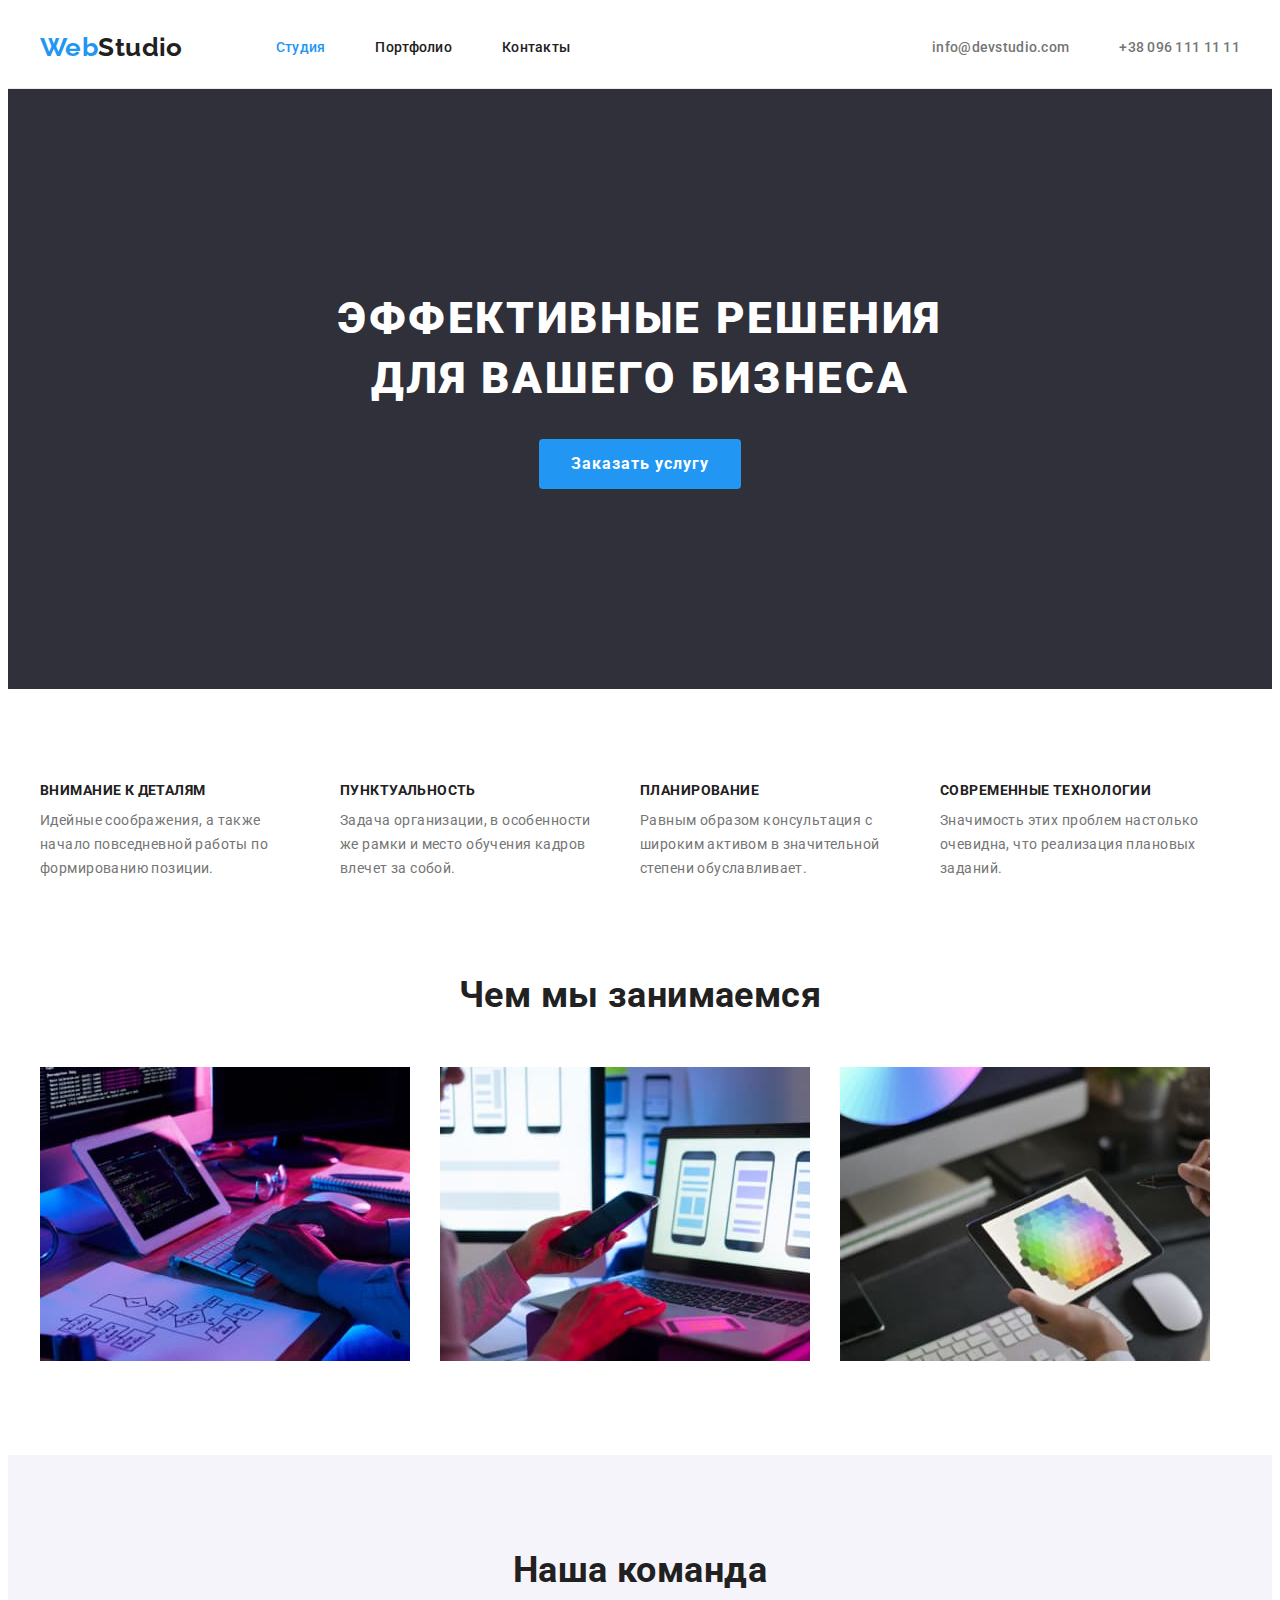
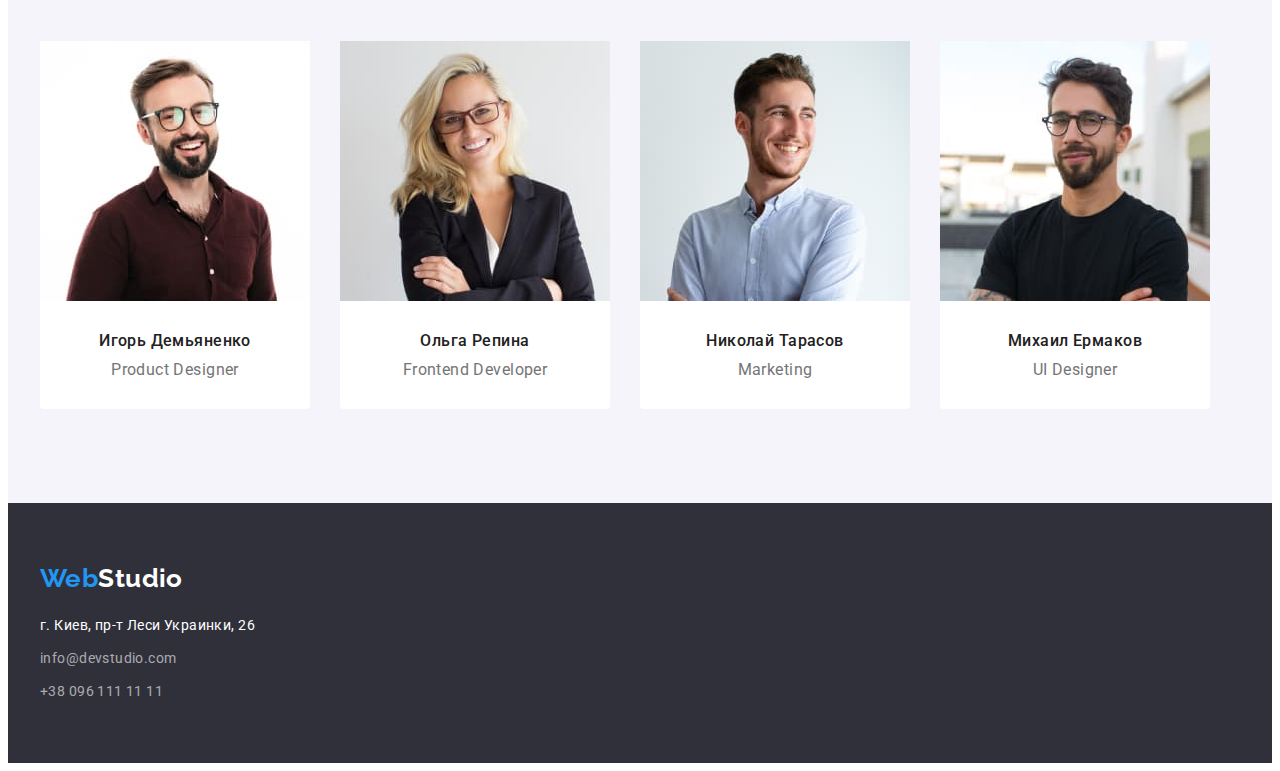
<file: index.html>
<!DOCTYPE html>
<html lang="ru">
  <head>
    <meta charset="UTF-8" />
    <meta http-equiv="X-UA-Compatible" content="IE=edge" />
    <meta name="viewport" content="width=device-width, initial-scale=1.0" />
    <title>WebStudio</title>
    <link
      rel="stylesheet"
      href="https://cdnjs.cloudflare.com/ajax/libs/modern-normalize/1.1.0/modern-normalize.min.css"
      integrity="sha512-wpPYUAdjBVSE4KJnH1VR1HeZfpl1ub8YT/NKx4PuQ5NmX2tKuGu6U/JRp5y+Y8XG2tV+wKQpNHVUX03MfMFn9Q=="
      crossorigin="anonymous"
      referrerpolicy="no-referrer"
    />
    <link rel="preconnect" href="https://fonts.googleapis.com" />
    <link rel="preconnect" href="https://fonts.gstatic.com" crossorigin />
    <link
      href="https://fonts.googleapis.com/css2?family=Raleway:wght@700&family=Roboto:wght@400;500;700;900&display=swap"
      rel="stylesheet"
    />
    <link rel="stylesheet" href="./css/basic.css" />
    <link rel="stylesheet" href="./css/styles.css" />
  </head>
  <body>
    <header>
      <div class="container">
        <a href="./index.html" class="logo"
          >Web<span class="logo-accent">Studio</span></a
        >
        <nav>
          <ul class="nav-list">
            <li class="header-nav current">
              <a href="./index.html">Студия</a>
            </li>
            <li class="header-nav"><a href="./portfolio.html">Портфолио</a></li>
            <li class="header-nav"><a href="#">Контакты</a></li>
          </ul>
        </nav>
        <ul class="contact-list">
          <li class="header-contact">
            <a href="mailto:info@devstudio.com">info@devstudio.com</a>
          </li>
          <li class="header-contact">
            <a href="tel:+380961111111">+38 096 111 11 11</a>
          </li>
        </ul>
      </div>
    </header>
    <main>
      <section class="hero section">
        <div class="container">
          <h1 class="hero-title">
            Эффективные решения<br />для Вашего бизнеса
          </h1>
          <button type="button" class="hero-btn">Заказать услугу</button>
        </div>
      </section>
      <section class="section">
        <div class="advantage container">
          <h2 class="section-title visually-hidden">Преимущества</h2>
          <ul class="advantage-list">
            <li class="advantage-item">
              <h3 class="advantage-title">Внимание к деталям</h3>
              <p>
                Идейные соображения, а также начало повседневной работы по
                формированию позиции.
              </p>
            </li>
            <li class="advantage-item">
              <h3 class="advantage-title">Пунктуальность</h3>
              <p>
                Задача организации, в особенности же рамки и место обучения
                кадров влечет за собой.
              </p>
            </li>
            <li class="advantage-item">
              <h3 class="advantage-title">Планирование</h3>
              <p>
                Равным образом консультация с широким активом в значительной
                степени обуславливает.
              </p>
            </li>
            <li class="advantage-item">
              <h3 class="advantage-title">Современные технологии</h3>
              <p>
                Значимость этих проблем настолько очевидна, что реализация
                плановых заданий.
              </p>
            </li>
          </ul>
        </div>
      </section>
      <section class="spec-section">
        <div class="container">
          <h2 class="section-title">Чем мы занимаемся</h2>
          <ul class="about-list">
            <li>
              <img
                src="./images/about/about-img1.jpg"
                alt="what-we-do-1"
                width="370"
                height="294"
              />
            </li>
            <li>
              <img
                src="./images/about/about-img2.jpg"
                alt="what-we-do-2"
                width="370"
                height="294"
              />
            </li>
            <li>
              <img
                src="./images/about/about-img3.jpg"
                alt="what-we-do-3"
                width="370"
                height="294"
              />
            </li>
          </ul>
        </div>
      </section>
      <section class="team section">
        <div class="container">
          <h2 class="section-title">Наша команда</h2>
          <ul class="team-list">
            <li>
              <img
                src="./images/team/team-img1.jpg"
                alt="our-team-1"
                width="270"
                height="260"
              />
              <div class="caption">
                <h3 class="member-name">Игорь Демьяненко</h3>
                <p lang="en" class="member-position">Product Designer</p>
              </div>
            </li>
            <li>
              <img
                src="./images/team/team-img2.jpg"
                alt="our-team-2"
                width="270"
                height="260"
              />
              <div class="caption">
                <h3 class="member-name">Ольга Репина</h3>
                <p lang="en" class="member-position">Frontend Developer</p>
              </div>
            </li>
            <li>
              <img
                src="./images/team/team-img3.jpg"
                alt="our-team-3"
                width="270"
                height="260"
              />
              <div class="caption">
                <h3 class="member-name">Николай Тарасов</h3>
                <p lang="en" class="member-position">Marketing</p>
              </div>
            </li>
            <li>
              <img
                src="./images/team/team-img4.jpg"
                alt="our-team-3"
                width="270"
                height="260"
              />
              <div class="caption">
                <h3 class="member-name">Михаил Ермаков</h3>
                <p lang="en" class="member-position">UI Designer</p>
              </div>
            </li>
          </ul>
        </div>
      </section>
    </main>
    <footer class="footer">
      <div class="container">
        <a href="./index.html" class="logo"
          >Web<span class="logo-accent">Studio</span></a
        >
        <nav>
          <address>
            <ul class="address-list">
              <li class="address">
                <a
                  href="https://goo.gl/maps/BFLRJ4RonseeKcWp8"
                  target="_blank"
                  rel="noopener nofollow noreferrer"
                >
                  г. Киев, пр-т Леси Украинки, 26</a
                >
              </li>
              <li class="footer-contact">
                <a href="mailto:info@devstudio.com">info@devstudio.com</a>
              </li>
              <li class="footer-contact">
                <a href="tel:+380961111111">+38 096 111 11 11</a>
              </li>
            </ul>
          </address>
        </nav>
      </div>
    </footer>
  </body>
</html>
</file>
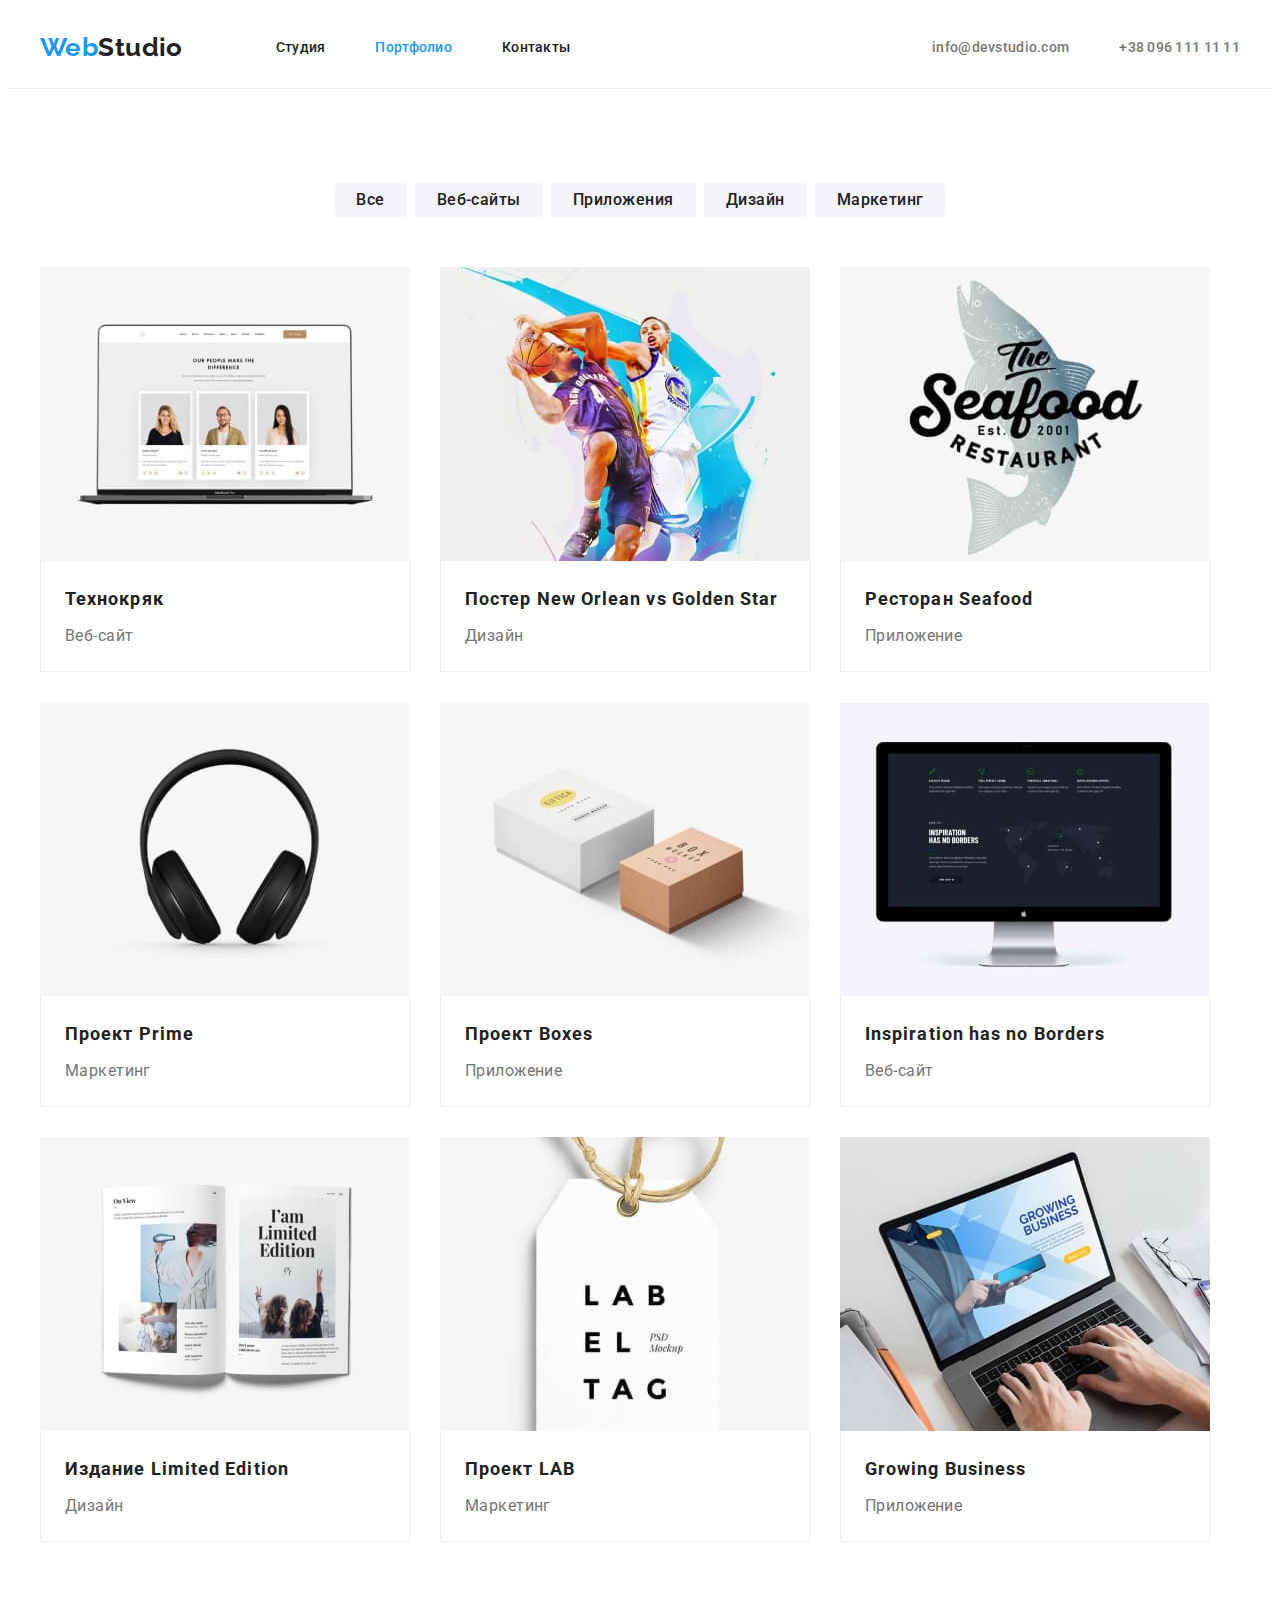
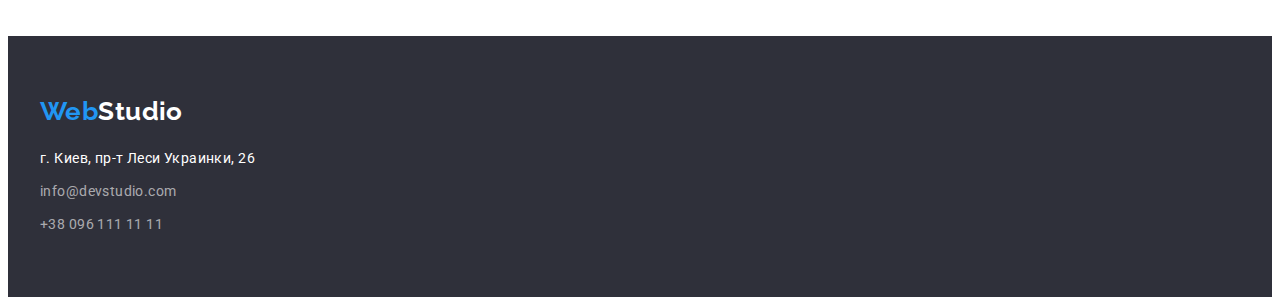
<file: portfolio.html>
<!DOCTYPE html>
<html lang="ru">
  <head>
    <meta charset="UTF-8" />
    <meta http-equiv="X-UA-Compatible" content="IE=edge" />
    <meta name="viewport" content="width=device-width, initial-scale=1.0" />
    <title>Portfolio</title>
    <link
      rel="stylesheet"
      href="https://cdnjs.cloudflare.com/ajax/libs/modern-normalize/1.1.0/modern-normalize.min.css"
      integrity="sha512-wpPYUAdjBVSE4KJnH1VR1HeZfpl1ub8YT/NKx4PuQ5NmX2tKuGu6U/JRp5y+Y8XG2tV+wKQpNHVUX03MfMFn9Q=="
      crossorigin="anonymous"
      referrerpolicy="no-referrer"
    />
    <link rel="preconnect" href="https://fonts.googleapis.com" />
    <link rel="preconnect" href="https://fonts.gstatic.com" crossorigin />
    <link
      href="https://fonts.googleapis.com/css2?family=Raleway:wght@700&family=Roboto:wght@400;500;700;900&display=swap"
      rel="stylesheet"
    />
    <link rel="stylesheet" href="./css/basic.css" />
    <link rel="stylesheet" href="./css/styles.css" />
  </head>
  <body>
    <header>
      <div class="container">
        <a href="./index.html" class="logo"
          >Web<span class="logo-accent">Studio</span></a
        >
        <nav>
          <ul class="nav-list">
            <li class="header-nav">
              <a href="./index.html">Студия</a>
            </li>
            <li class="header-nav current">
              <a href="./portfolio.html">Портфолио</a>
            </li>
            <li class="header-nav"><a href="#">Контакты</a></li>
          </ul>
        </nav>
        <ul class="contact-list">
          <li class="header-contact">
            <a href="mailto:info@devstudio.com">info@devstudio.com</a>
          </li>
          <li class="header-contact">
            <a href="tel:+380961111111">+38 096 111 11 11</a>
          </li>
        </ul>
      </div>
    </header>
    <main>
      <section class="section">
        <div class="container">
          <h1 class="visually-hidden">Projects</h1>
          <ul class="filter-list">
            <li><button type="button" class="filter-btn">Все</button></li>
            <li><button type="button" class="filter-btn">Веб-сайты</button></li>
            <li>
              <button type="button" class="filter-btn">Приложения</button>
            </li>
            <li><button type="button" class="filter-btn">Дизайн</button></li>
            <li><button type="button" class="filter-btn">Маркетинг</button></li>
          </ul>
          <ul class="projects-list">
            <li class="project-item">
              <a href="">
                <img
                  src="./images/projects/project1.jpg"
                  alt="project"
                  width="370"
                  height="294"
                />
                <div class="project-caption">
                  <h2 class="project-name">Технокряк</h2>
                  <p class="project-type">Веб-сайт</p>
                </div>
              </a>
            </li>
            <li class="project-item">
              <a href="">
                <img
                  src="./images/projects/project2.jpg"
                  alt="project"
                  width="370"
                  height="294"
                />
                <div class="project-caption">
                  <h2 class="project-name">Постер New Orlean vs Golden Star</h2>
                  <p class="project-type">Дизайн</p>
                </div>
              </a>
            </li>
            <li class="project-item">
              <a href="">
                <img
                  src="./images/projects/project3.jpg"
                  alt="project"
                  width="370"
                  height="294"
                />
                <div class="project-caption">
                  <h2 class="project-name">Ресторан Seafood</h2>
                  <p class="project-type">Приложение</p>
                </div>
              </a>
            </li>
            <li class="project-item">
              <a href="">
                <img
                  src="./images/projects/project4.jpg"
                  alt="project"
                  width="370"
                  height="294"
                />
                <div class="project-caption">
                  <h2 class="project-name">Проект Prime</h2>
                  <p class="project-type">Маркетинг</p>
                </div>
              </a>
            </li>
            <li class="project-item">
              <a href="">
                <img
                  src="./images/projects/project5.jpg"
                  alt="project"
                  width="370"
                  height="294"
                />
                <div class="project-caption">
                  <h2 class="project-name">Проект Boxes</h2>
                  <p class="project-type">Приложение</p>
                </div>
              </a>
            </li>
            <li class="project-item">
              <a href="">
                <img
                  src="./images/projects/project6.jpg"
                  alt="project"
                  width="370"
                  height="294"
                />
                <div class="project-caption">
                  <h2 lang="en" class="project-name">
                    Inspiration has no Borders
                  </h2>
                  <p class="project-type">Веб-сайт</p>
                </div>
              </a>
            </li>
            <li class="project-item">
              <a href="">
                <img
                  src="./images/projects/project7.jpg"
                  alt="project"
                  width="370"
                  height="294"
                />
                <div class="project-caption">
                  <h2 class="project-name">Издание Limited Edition</h2>
                  <p class="project-type">Дизайн</p>
                </div>
              </a>
            </li>
            <li class="project-item">
              <a href="">
                <img
                  src="./images/projects/project8.jpg"
                  alt="project"
                  width="370"
                  height="294"
                />
                <div class="project-caption">
                  <h2 class="project-name">Проект LAB</h2>
                  <p class="project-type">Маркетинг</p>
                </div>
              </a>
            </li>
            <li class="project-item">
              <a href="">
                <img
                  src="./images/projects/project9.jpg"
                  alt="project"
                  width="370"
                  height="294"
                />
                <div class="project-caption">
                  <h2 lang="en" class="project-name">Growing Business</h2>
                  <p class="project-type">Приложение</p>
                </div>
              </a>
            </li>
          </ul>
        </div>
      </section>
    </main>
    <footer class="footer">
      <div class="container">
        <a href="./index.html" class="logo"
          >Web<span class="logo-accent">Studio</span></a
        >
        <nav>
          <address>
            <ul class="address-list">
              <li class="address">
                <a
                  href="https://goo.gl/maps/BFLRJ4RonseeKcWp8"
                  target="_blank"
                  rel="noopener nofollow noreferrer"
                >
                  г. Киев, пр-т Леси Украинки, 26</a
                >
              </li>
              <li class="footer-contact">
                <a href="mailto:info@devstudio.com">info@devstudio.com</a>
              </li>
              <li class="footer-contact">
                <a href="tel:+380961111111">+38 096 111 11 11</a>
              </li>
            </ul>
          </address>
        </nav>
      </div>
    </footer>
  </body>
</html>
</file>
<file: css/basic.css>
:root {
  --main-text: #757575;
  --secondary-text: #212121;
  --main-white: #ffffff;
  --accent: #2196f3;
  --secondary-accent: #188ce8;
  --dark-background: #2f303a;
  --light-background: #f5f4fa;
  --footer-bonus: rgba(255, 255, 255, 0.6);
  --header-border-color: #ececec;
  --border-color: #eeeeee;
}
body {
  font-family: "Roboto", "Open Sans", sans-serif;
  color: var(--main-text);
  background-color: var(--main-white);
  font-size: 14px;
  line-height: 1.71;
  letter-spacing: 0.03em;
}
h1,
h2,
h3,
h4,
h5,
h6,
p {
  margin-top: 0;
  margin-bottom: 0;
}
ul,
ol {
  padding: 0;
  margin: 0;
  list-style: none;
}
a {
  text-decoration: none;
  color: inherit;
}
img {
  display: block;
  max-width: 100%;
  height: auto;
}
.container {
  width: 1200px;
  margin: 0 auto;
  padding-left: 15px;
  padding-right: 15px;
}
.section {
  padding-top: 94px;
  padding-bottom: 94px;
}
.visually-hidden {
  position: absolute;
  white-space: nowrap;
  width: 1px;
  height: 1px;
  overflow: hidden;
  border: 0;
  padding: 0;
  clip: rect(0 0 0 0);
  clip-path: inset(50%);
  margin: -1px;
}
</file>
<file: css/styles.css>
/*-------------HEADER-------------*/
header {
  padding-top: 24px;
  padding-bottom: 25px;
  border-bottom: 1px solid var(--header-border-color);
}
header .container {
  display: flex;
  align-items: center;
}
.logo {
  display: block;
  font-family: "Raleway", "Open Sans", sans-serif;
  font-weight: 700;
  color: var(--accent);
  font-size: 26px;
  line-height: 1.19;
  margin-right: 93px;
}
.logo-accent {
  color: var(--secondary-text);
}
.nav-list {
  display: flex;
}
.header-nav {
  font-weight: 500;
  color: var(--secondary-text);
  letter-spacing: 0.02em;
  margin-right: 50px;
}
.contact-list {
  display: flex;
  margin-left: auto;
}
.header-contact {
  font-weight: 500;
  letter-spacing: 0.02em;
  margin-right: 50px;
}
.header-nav:last-child,
.header-contact:last-child {
  margin-right: 0;
}
.current,
.header-nav:hover,
.header-nav:focus,
.header-contact:hover,
.header-contact:focus {
  color: var(--accent);
}

/*-------------MAIN-------------*/
/*-------------HERO-------------*/
.hero {
  background-color: var(--dark-background);
  padding: 200px 0;
  text-align: center;
  margin: 0 auto;
}
.hero-title {
  font-weight: 900;
  font-size: 44px;
  line-height: 1.36;
  letter-spacing: 0.06em;
  text-transform: uppercase;
  margin-bottom: 30px;
  color: var(--main-white);
}
.hero-btn {
  font-family: "Roboto", "Open Sans", sans-serif;
  font-weight: 700;
  font-size: 16px;
  line-height: 1.88;
  letter-spacing: 0.06em;
  border: 0;
  padding: 10px 32px;
  border-radius: 4px;
  color: var(--main-white);
  background-color: var(--accent);
  cursor: pointer;
}
.hero-btn:hover,
.hero-btn:focus {
  background-color: var(--secondary-accent);
}

/*-------------ADVANTAGES-------------*/
.advantage-list {
  display: flex;
}
.advantage-list li:not(:last-child) {
  margin-right: 30px;
}
.advantage-item {
  width: 270px;
  text-align: left;
  align-items: center;
}
.advantage-title {
  font-weight: 700;
  font-size: 14px;
  line-height: 1.14;
  text-transform: uppercase;
  margin-bottom: 10px;
  color: var(--secondary-text);
}

/*-------------WHAT WE DO-------------*/
.spec-section {
  padding-bottom: 94px;
}
.section-title {
  font-weight: 700;
  font-size: 36px;
  line-height: 1.17;
  text-align: center;
  margin-bottom: 50px;
  color: var(--secondary-text);
}
.about-list {
  display: flex;
}
.about-list li:not(:last-child) {
  margin-right: 30px;
}

/*-------------TEAM-------------*/
.team {
  background-color: var(--light-background);
}
.team-list {
  display: flex;
}
.team-list li:not(:last-child) {
  margin-right: 30px;
}
.caption {
  background-color: var(--main-white);
  padding-top: 30px;
  padding-bottom: 30px;
  border-radius: 0px 0px 4px 4px;
}
.member-name {
  font-weight: 500;
  font-size: 16px;
  line-height: 1.19;
  text-align: center;
  margin-bottom: 10px;
  color: var(--secondary-text);
}
.member-position {
  font-size: 16px;
  line-height: 1.19;
  text-align: center;
}

/*-------------FOOTER-------------*/
footer .container {
  padding-top: 60px;
  padding-bottom: 60px;
}
.footer {
  background-color: var(--dark-background);
}
.footer .logo {
  margin-bottom: 20px;
}
.footer .logo-accent {
  color: var(--main-white);
}
.address-list li:not(:last-child) {
  margin-bottom: 9px;
}
.address {
  font-style: normal;
  color: var(--main-white);
}
.footer-contact {
  font-style: normal;
  color: var(--footer-bonus);
}
.address:hover,
.address:focus,
.footer-contact:hover,
.footer-contact:focus {
  color: var(--accent);
}

/*-------------PROJECTS-------------*/
.filter-list {
  display: flex;
  justify-content: center;
  margin-bottom: 50px;
}
.filter-btn {
  font-family: "Roboto", "Open Sans", sans-serif;
  font-weight: 500;
  font-size: 16px;
  line-height: 1.39;
  text-align: center;
  letter-spacing: 0.03em;
  padding: 6px 22px;
  border: 0;
  border-radius: 4px;
  color: var(--secondary-text);
  background-color: var(--light-background);
  cursor: pointer;
}
.filter-list li:not(:last-child) {
  margin-right: 8px;
}
.filter-btn:hover,
.filter-btn:focus {
  color: var(--main-white);
  background-color: var(--accent);
}
.projects-list {
  display: flex;
  flex-wrap: wrap;
  margin-right: -30px;
  margin-bottom: -30px;
}
.project-item {
  margin-right: 30px;
  margin-bottom: 30px;
}
.project-caption {
  padding-top: 20px;
  padding-bottom: 20px;
  padding-left: 24px;
  border: 1px solid var(--border-color);
  border-top: none;
}
.project-name {
  font-weight: 700;
  font-size: 18px;
  line-height: 2;
  letter-spacing: 0.06em;
  margin-bottom: 4px;
  color: var(--secondary-text);
}
.project-type {
  font-size: 16px;
  line-height: 1.88;
}
</file>
